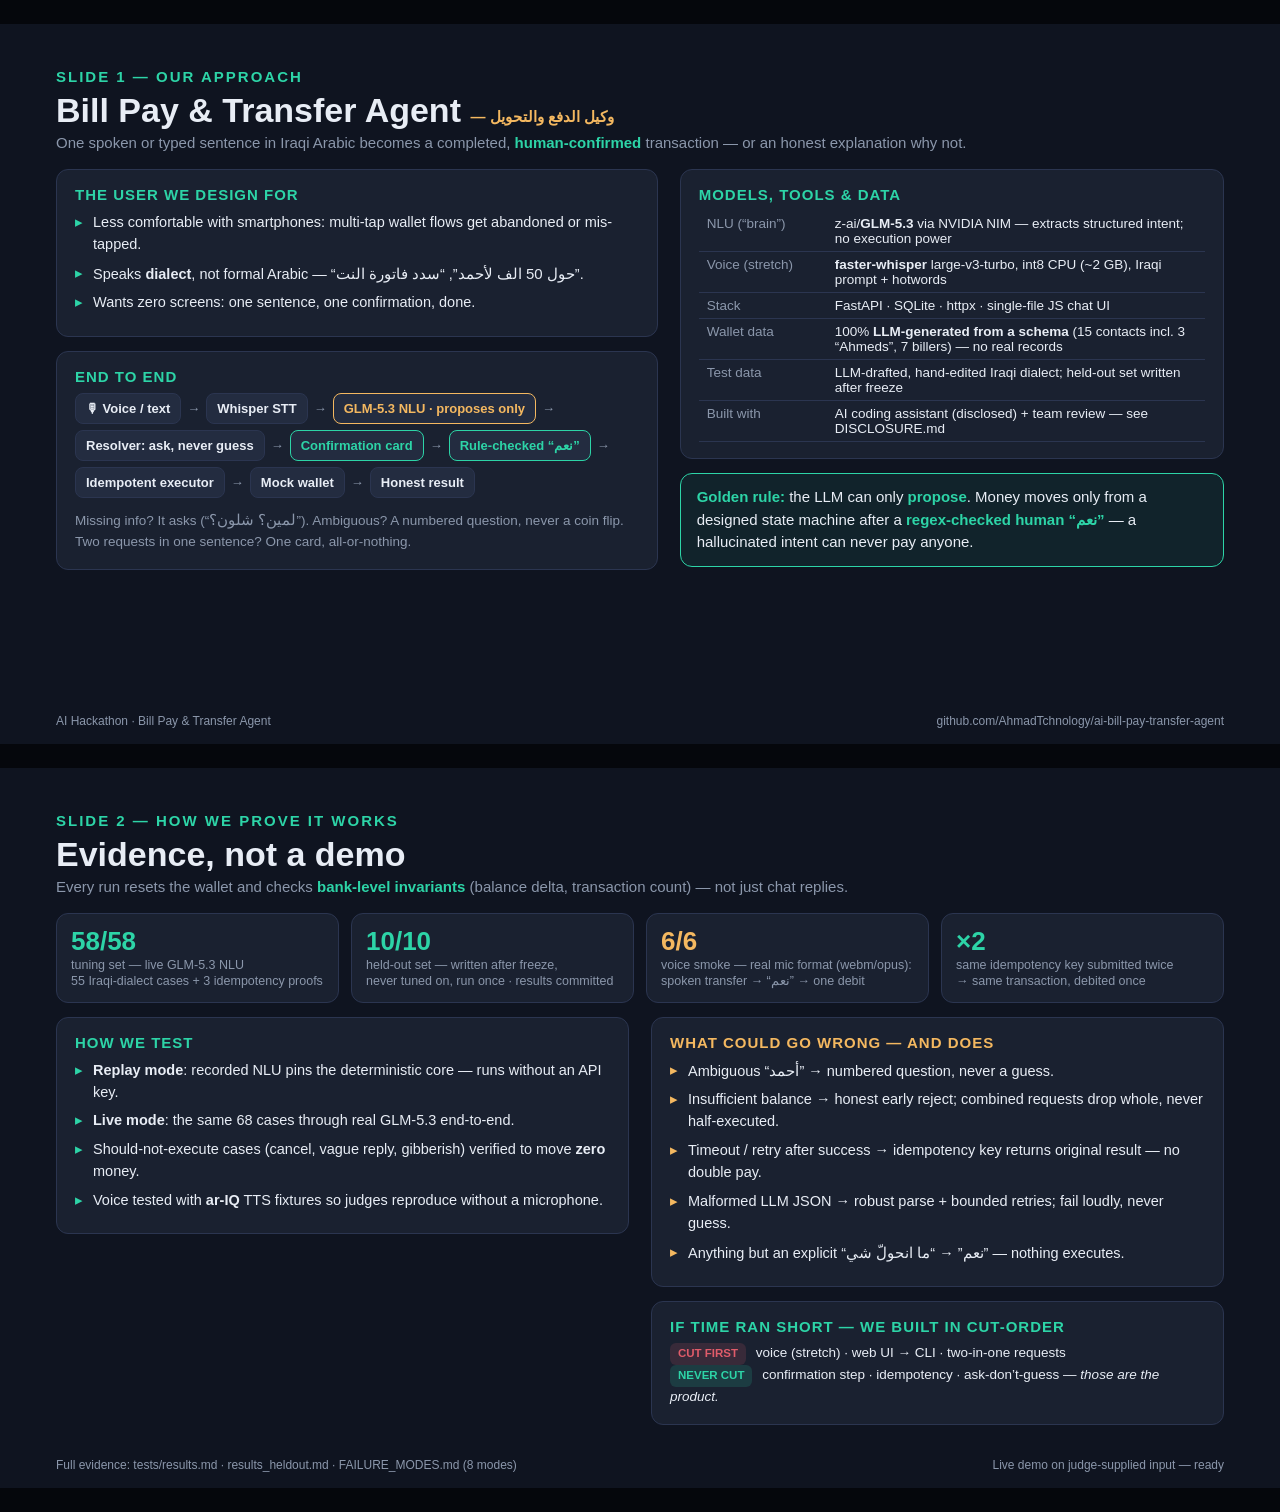
<file: presentation/slides.html>
<!DOCTYPE html>
<html lang="en">
<head>
<meta charset="UTF-8">
<title>Bill Pay & Transfer Agent — Slides</title>
<style>
  :root {
    --bg: #0f1420; --panel: #1a2130; --card: #232c40;
    --accent: #2dd4a7; --accent2: #f4b860; --danger: #e05c6a;
    --text: #e8edf5; --muted: #8b97ab; --line: #2b3550;
  }
  * { margin: 0; padding: 0; box-sizing: border-box; }
  body { background: #05070c; font-family: "Segoe UI", Tahoma, sans-serif; }
  .slide {
    width: 1280px; height: 720px; margin: 24px auto; background: var(--bg);
    color: var(--text); padding: 44px 56px; position: relative; overflow: hidden;
    display: flex; flex-direction: column;
  }
  @media print {
    body { background: none; }
    .slide { margin: 0; page-break-after: always; border: none; }
    @page { size: 1280px 720px; margin: 0; }
  }
  .kicker { color: var(--accent); font-size: 15px; font-weight: 700; letter-spacing: 2px; margin-bottom: 6px; }
  h1 { font-size: 34px; margin-bottom: 4px; }
  h1 .ar { color: var(--accent2); font-weight: 600; }
  .sub { color: var(--muted); font-size: 15px; margin-bottom: 18px; }
  .cols { display: flex; gap: 22px; flex: 1; min-height: 0; }
  .col { flex: 1; min-width: 0; }
  .box { background: var(--panel); border: 1px solid var(--line); border-radius: 12px; padding: 16px 18px; margin-bottom: 14px; }
  .box h2 { font-size: 15px; color: var(--accent); margin-bottom: 8px; text-transform: uppercase; letter-spacing: 1px; }
  .box.gold h2 { color: var(--accent2); }
  p, li { font-size: 14.5px; line-height: 1.55; color: var(--text); }
  ul { list-style: none; }
  li { padding-left: 18px; position: relative; margin-bottom: 6px; }
  li::before { content: "▸"; position: absolute; left: 0; color: var(--accent); }
  .gold li::before { color: var(--accent2); }
  .ar { font-size: 15px; }
  .flow { display: flex; flex-wrap: wrap; gap: 6px; align-items: center; font-size: 13px; font-weight: 600; }
  .step { background: var(--card); border: 1px solid var(--line); border-radius: 8px; padding: 7px 10px; white-space: nowrap; }
  .step.hot { border-color: var(--accent); color: var(--accent); }
  .step.llm { border-color: var(--accent2); color: var(--accent2); }
  .arr { color: var(--muted); }
  .rule {
    background: rgba(45,212,167,.08); border: 1px solid var(--accent); border-radius: 12px;
    padding: 12px 16px; font-size: 15px; line-height: 1.5; margin-top: auto;
  }
  .rule b { color: var(--accent); }
  table { width: 100%; border-collapse: collapse; font-size: 13.5px; }
  td { padding: 5px 8px; border-bottom: 1px solid var(--line); vertical-align: top; }
  td.k { color: var(--muted); white-space: nowrap; width: 128px; }
  .num { font-size: 26px; font-weight: 800; color: var(--accent); }
  .num.gold { color: var(--accent2); }
  .numlab { font-size: 12.5px; color: var(--muted); line-height: 1.3; }
  .statrow { display: flex; gap: 12px; margin-bottom: 14px; }
  .stat { flex: 1; background: var(--panel); border: 1px solid var(--line); border-radius: 12px; padding: 12px 14px; }
  .badge { display: inline-block; font-size: 11.5px; font-weight: 700; border-radius: 6px; padding: 2px 8px; margin-right: 6px; }
  .badge.cut { background: rgba(224,92,106,.15); color: var(--danger); }
  .badge.keep { background: rgba(45,212,167,.15); color: var(--accent); }
  .foot { position: absolute; bottom: 16px; left: 56px; right: 56px; display: flex; justify-content: space-between; color: var(--muted); font-size: 12px; }
</style>
</head>
<body>

<!-- ================= SLIDE 1 — APPROACH ================= -->
<section class="slide">
  <div class="kicker">SLIDE 1 — OUR APPROACH</div>
  <h1>Bill Pay & Transfer Agent <span class="ar">— وكيل الدفع والتحويل</span></h1>
  <div class="sub">One spoken or typed sentence in Iraqi Arabic becomes a completed, <b style="color:var(--accent)">human-confirmed</b> transaction — or an honest explanation why not.</div>

  <div class="cols">
    <div class="col" style="flex:1.05">
      <div class="box">
        <h2>The user we design for</h2>
        <ul>
          <li>Less comfortable with smartphones: multi-tap wallet flows get abandoned or mis-tapped.</li>
          <li>Speaks <b>dialect</b>, not formal Arabic — “<span class="ar">حول 50 الف لأحمد</span>”, “<span class="ar">سدد فاتورة النت</span>”.</li>
          <li>Wants zero screens: one sentence, one confirmation, done.</li>
        </ul>
      </div>
      <div class="box">
        <h2>End to end</h2>
        <div class="flow">
          <span class="step">🎙 Voice / text</span><span class="arr">→</span>
          <span class="step">Whisper STT</span><span class="arr">→</span>
          <span class="step llm">GLM-5.3 NLU · proposes only</span><span class="arr">→</span>
          <span class="step">Resolver: ask, never guess</span><span class="arr">→</span>
          <span class="step hot">Confirmation card</span><span class="arr">→</span>
          <span class="step hot">Rule-checked “نعم”</span><span class="arr">→</span>
          <span class="step">Idempotent executor</span><span class="arr">→</span>
          <span class="step">Mock wallet</span><span class="arr">→</span>
          <span class="step">Honest result</span>
        </div>
        <p style="margin-top:10px; font-size:13.5px; color:var(--muted)">
          Missing info? It asks (“<span class="ar">لمين؟ شلون؟</span>”). Ambiguous? A numbered question, never a coin flip.
          Two requests in one sentence? One card, all-or-nothing.</p>
      </div>
    </div>

    <div class="col" style="flex:0.95">
      <div class="box">
        <h2>Models, tools & data</h2>
        <table>
          <tr><td class="k">NLU (“brain”)</td><td>z-ai/<b>GLM-5.3</b> via NVIDIA NIM — extracts structured intent; no execution power</td></tr>
          <tr><td class="k">Voice (stretch)</td><td><b>faster-whisper</b> large-v3-turbo, int8 CPU (~2 GB), Iraqi prompt + hotwords</td></tr>
          <tr><td class="k">Stack</td><td>FastAPI · SQLite · httpx · single-file JS chat UI</td></tr>
          <tr><td class="k">Wallet data</td><td>100% <b>LLM-generated from a schema</b> (15 contacts incl. 3 “Ahmeds”, 7 billers) — no real records</td></tr>
          <tr><td class="k">Test data</td><td>LLM-drafted, hand-edited Iraqi dialect; held-out set written after freeze</td></tr>
          <tr><td class="k">Built with</td><td>AI coding assistant (disclosed) + team review — see DISCLOSURE.md</td></tr>
        </table>
      </div>
      <div class="rule">
        <b>Golden rule:</b> the LLM can only <b>propose</b>. Money moves only from a designed state machine after a
        <b>regex-checked human “نعم”</b> — a hallucinated intent can never pay anyone.
      </div>
    </div>
  </div>
  <div class="foot"><span>AI Hackathon · Bill Pay & Transfer Agent</span><span>github.com/AhmadTchnology/ai-bill-pay-transfer-agent</span></div>
</section>

<!-- ================= SLIDE 2 — PROOF ================= -->
<section class="slide">
  <div class="kicker">SLIDE 2 — HOW WE PROVE IT WORKS</div>
  <h1>Evidence, not a demo</h1>
  <div class="sub">Every run resets the wallet and checks <b style="color:var(--accent)">bank-level invariants</b> (balance delta, transaction count) — not just chat replies.</div>

  <div class="statrow">
    <div class="stat"><span class="num">58/58</span><div class="numlab">tuning set — live GLM-5.3 NLU<br>55 Iraqi-dialect cases + 3 idempotency proofs</div></div>
    <div class="stat"><span class="num">10/10</span><div class="numlab">held-out set — written after freeze,<br>never tuned on, run once · results committed</div></div>
    <div class="stat"><span class="num gold">6/6</span><div class="numlab">voice smoke — real mic format (webm/opus):<br>spoken transfer → “نعم” → one debit</div></div>
    <div class="stat"><span class="num">×2</span><div class="numlab">same idempotency key submitted twice<br>→ same transaction, debited once</div></div>
  </div>

  <div class="cols">
    <div class="col">
      <div class="box">
        <h2>How we test</h2>
        <ul>
          <li><b>Replay mode</b>: recorded NLU pins the deterministic core — runs without an API key.</li>
          <li><b>Live mode</b>: the same 68 cases through real GLM-5.3 end-to-end.</li>
          <li>Should-not-execute cases (cancel, vague reply, gibberish) verified to move <b>zero</b> money.</li>
          <li>Voice tested with <b>ar-IQ</b> TTS fixtures so judges reproduce without a microphone.</li>
        </ul>
      </div>
    </div>
    <div class="col">
      <div class="box gold">
        <h2>What could go wrong — and does</h2>
        <ul class="gold" style="font-size:13.5px">
          <li>Ambiguous “<span class="ar">أحمد</span>” → numbered question, never a guess.</li>
          <li>Insufficient balance → honest early reject; combined requests drop whole, never half-executed.</li>
          <li>Timeout / retry after success → idempotency key returns original result — no double pay.</li>
          <li>Malformed LLM JSON → robust parse + bounded retries; fail loudly, never guess.</li>
          <li>Anything but an explicit “<span class="ar">نعم</span>” → “<span class="ar">ما انحولّ شي</span>” — nothing executes.</li>
        </ul>
      </div>
      <div class="box" style="margin-bottom:0">
        <h2>If time ran short — we built in cut-order</h2>
        <p style="font-size:13.5px">
          <span class="badge cut">CUT FIRST</span> voice (stretch) · web UI → CLI · two-in-one requests<br>
          <span class="badge keep">NEVER CUT</span> confirmation step · idempotency · ask-don’t-guess — <i>those are the product.</i>
        </p>
      </div>
    </div>
  </div>
  <div class="foot"><span>Full evidence: tests/results.md · results_heldout.md · FAILURE_MODES.md (8 modes)</span><span>Live demo on judge-supplied input — ready</span></div>
</section>

</body>
</html>
</file>
